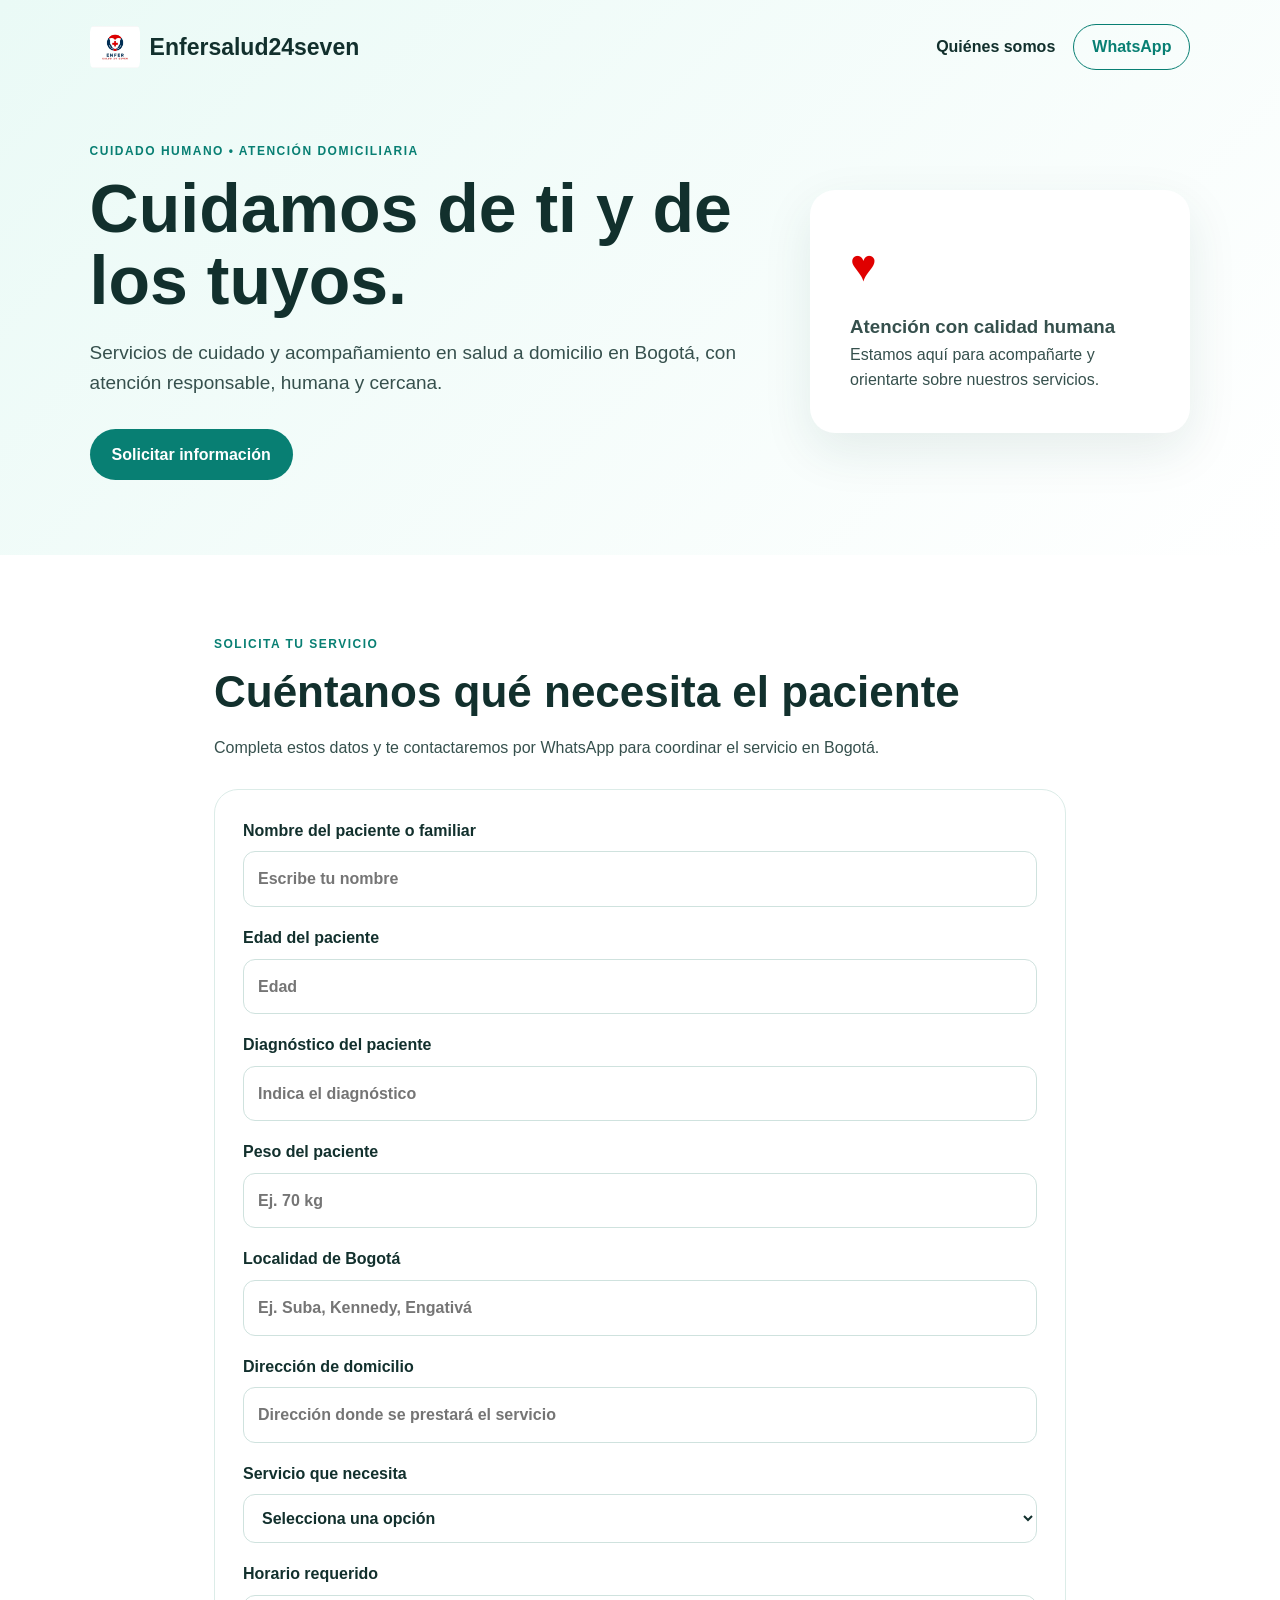
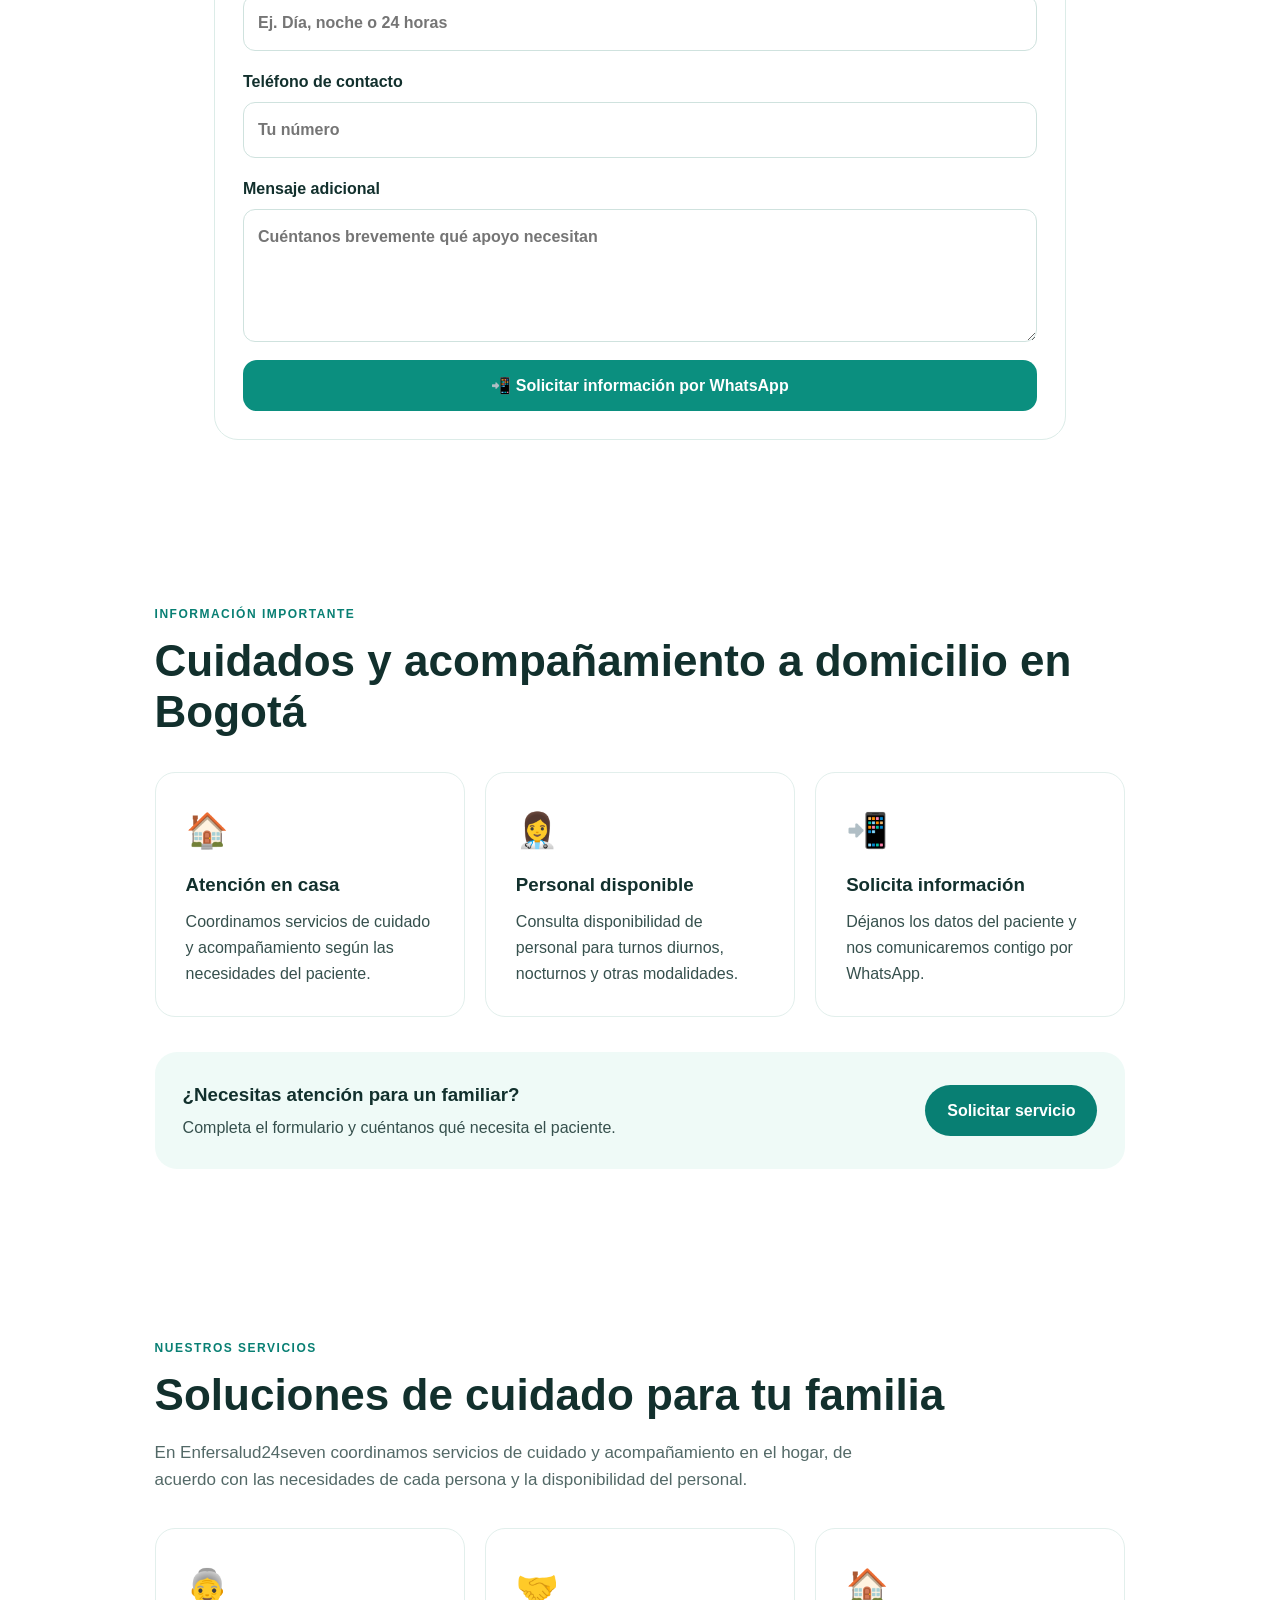
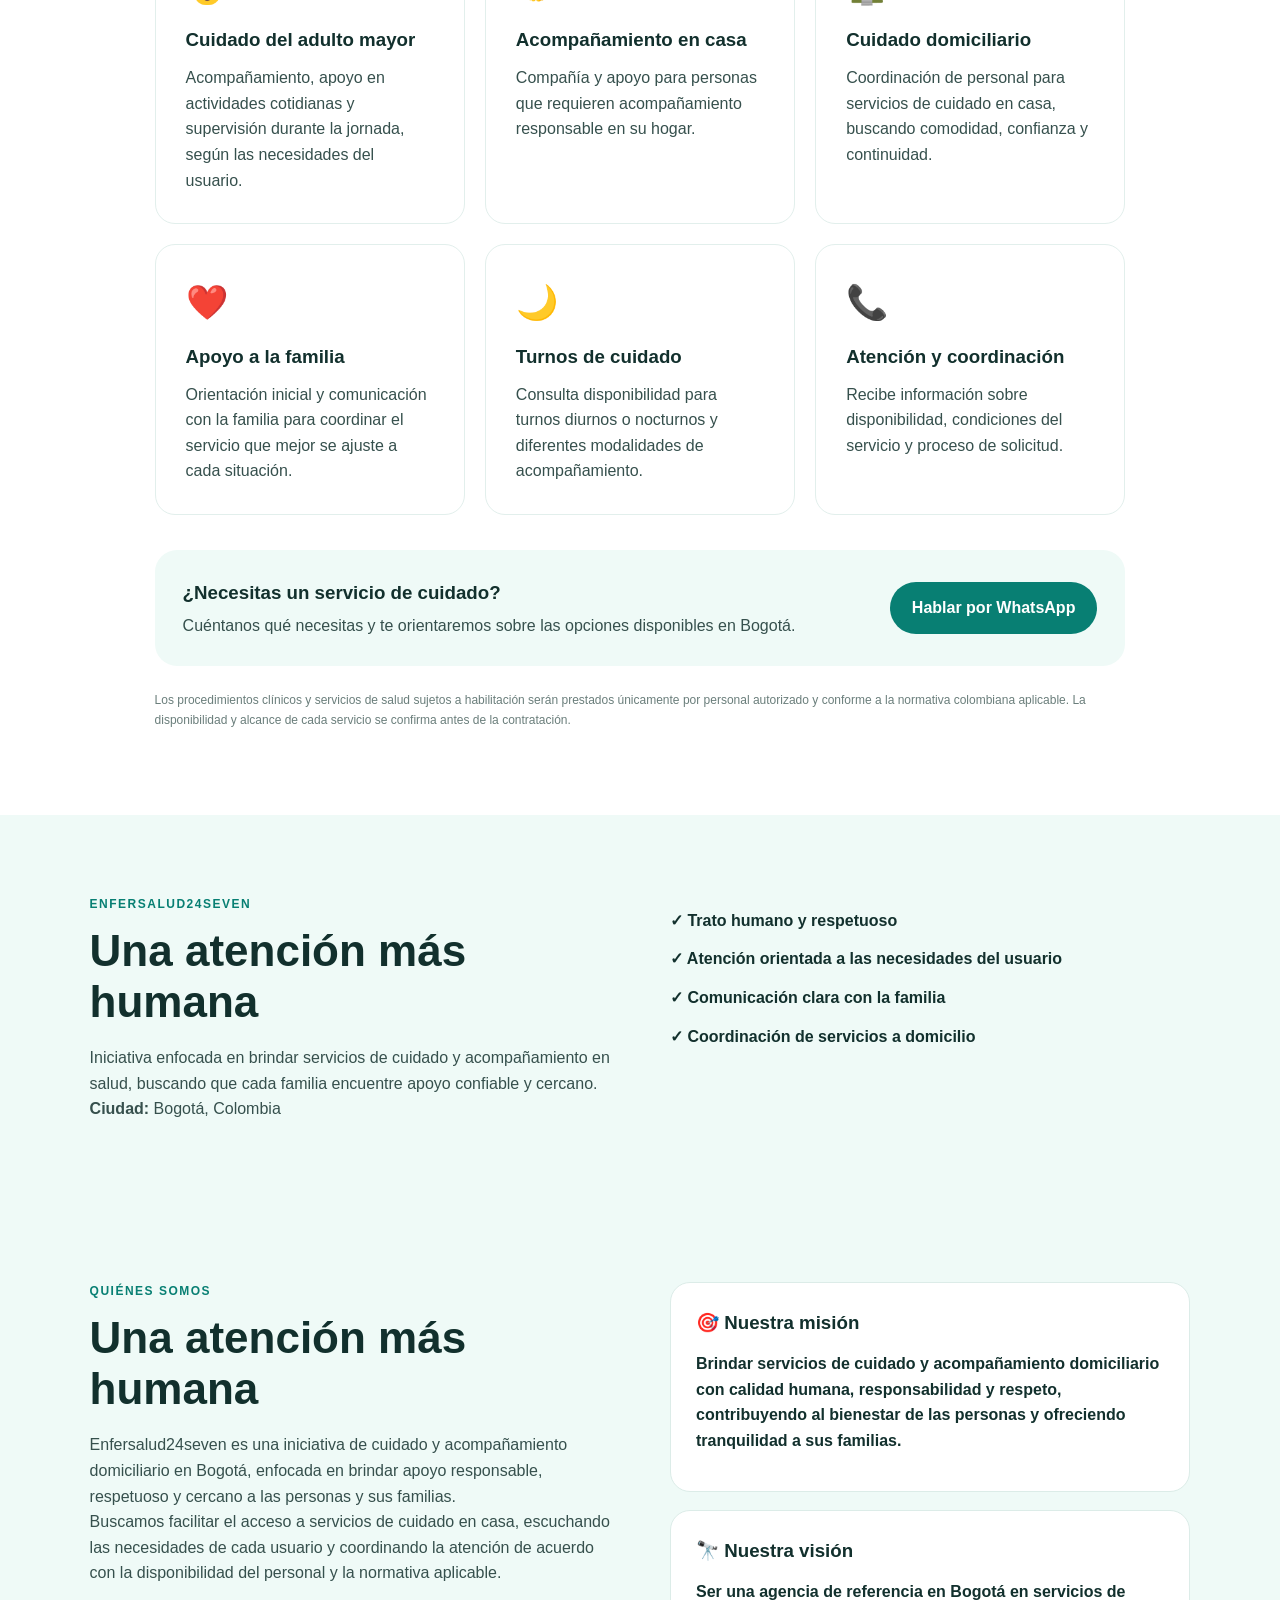
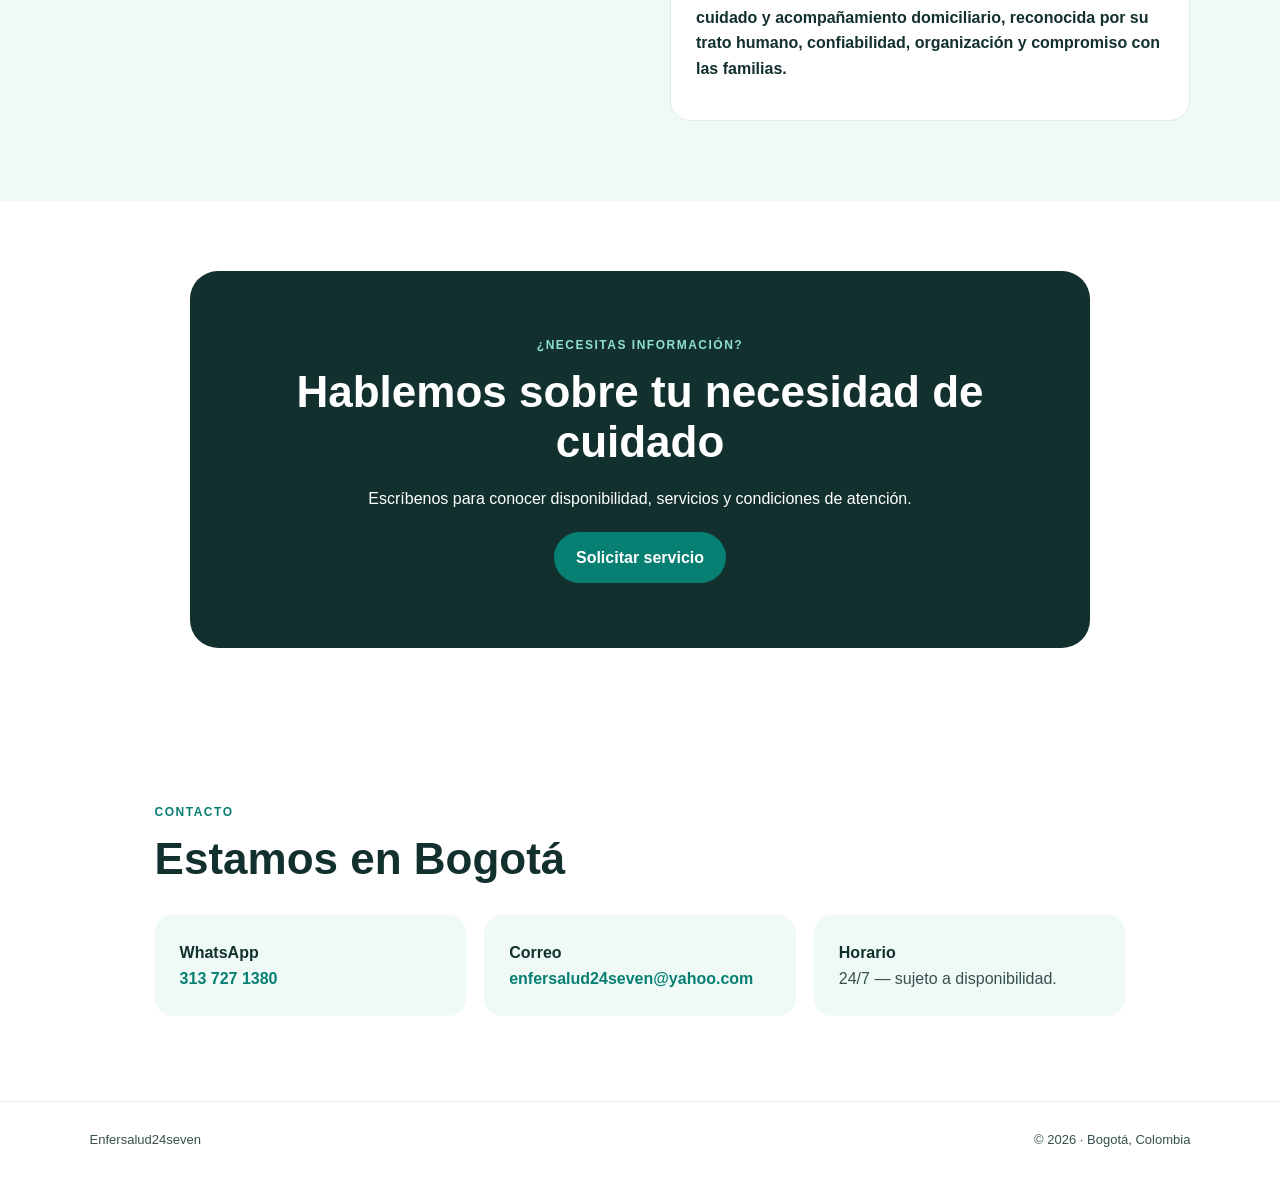
<file: index_Enfersalud24seven_INICIO_COMPLETO-13.html>
<!DOCTYPE html>
<html lang="es">
<head>
<meta charset="UTF-8">
<meta name="viewport" content="width=device-width, initial-scale=1.0">
<title>Enfersalud24seven | Bogotá</title>
<link rel="stylesheet" href="style.css">
</head>
<body>
<header class="hero">
<nav><div class="brand"><img src="logo.jpg" alt="Logo Enfersalud24seven"><span>Enfersalud24seven</span></div><div class="nav-links"><a href="#nosotros">Quiénes somos</a><a class="nav-btn" href="https://wa.me/573137271380">WhatsApp</a></div></nav>
<div class="hero-content"><div><p class="eyebrow">Cuidado humano • Atención domiciliaria</p><h1>Cuidamos de ti y de los tuyos.</h1><p class="lead">Servicios de cuidado y acompañamiento en salud a domicilio en Bogotá, con atención responsable, humana y cercana.</p><a class="btn primary" href="https://wa.me/573137271380?text=Hola%20Enfersalud24seven%2C%20quiero%20informaci%C3%B3n%20sobre%20sus%20servicios.">Solicitar información</a></div><div class="hero-card"><div class="heart">♥</div><h3>Atención con calidad humana</h3><p>Estamos aquí para acompañarte y orientarte sobre nuestros servicios.</p></div></div>
</header>
<section class="request-section top-request" id="solicitar"><p class="eyebrow">Solicita tu servicio</p><h2>Cuéntanos qué necesita el paciente</h2><p>Completa estos datos y te contactaremos por WhatsApp para coordinar el servicio en Bogotá.</p><form id="serviceForm" class="service-form"><label>Nombre del paciente o familiar<input type="text" id="nombre" required placeholder="Escribe tu nombre"></label><label>Edad del paciente<input type="number" id="edad" min="0" max="120" required placeholder="Edad"></label><label>Diagnóstico del paciente<input type="text" id="diagnostico" required placeholder="Indica el diagnóstico"></label><label>Peso del paciente<input type="text" id="peso" required placeholder="Ej. 70 kg"></label><label>Localidad de Bogotá<input type="text" id="localidad" required placeholder="Ej. Suba, Kennedy, Engativá"></label><label>Dirección de domicilio<input type="text" id="direccion" required placeholder="Dirección donde se prestará el servicio"></label><label>Servicio que necesita<select id="servicio" required><option value="">Selecciona una opción</option><option>Cuidado del adulto mayor</option><option>Acompañamiento en casa</option><option>Cuidado domiciliario</option><option>Turno de cuidado</option><option>Otro servicio</option></select></label><label>Horario requerido<input type="text" id="horario" required placeholder="Ej. Día, noche o 24 horas"></label><label>Teléfono de contacto<input type="tel" id="telefono" required placeholder="Tu número"></label><label>Mensaje adicional<textarea id="mensaje" rows="4" placeholder="Cuéntanos brevemente qué apoyo necesitan"></textarea></label><button type="submit" class="whatsapp-submit">📲 Solicitar información por WhatsApp</button></form></section>
<main>
<section class="section quick-info" id="informacion">
<p class="eyebrow">Información importante</p>
<h2>Cuidados y acompañamiento a domicilio en Bogotá</h2>
<div class="cards">
<article><div class="service-icon">🏠</div><h3>Atención en casa</h3><p>Coordinamos servicios de cuidado y acompañamiento según las necesidades del paciente.</p></article>
<article><div class="service-icon">👩‍⚕️</div><h3>Personal disponible</h3><p>Consulta disponibilidad de personal para turnos diurnos, nocturnos y otras modalidades.</p></article>
<article><div class="service-icon">📲</div><h3>Solicita información</h3><p>Déjanos los datos del paciente y nos comunicaremos contigo por WhatsApp.</p></article>
</div>
<div class="service-cta"><div><h3>¿Necesitas atención para un familiar?</h3><p>Completa el formulario y cuéntanos qué necesita el paciente.</p></div><a class="btn primary" href="#solicitar">Solicitar servicio</a></div>
</section>

<section class="section" id="servicios">
<p class="eyebrow">Nuestros servicios</p>
<h2>Soluciones de cuidado para tu familia</h2>
<p class="section-intro">En Enfersalud24seven coordinamos servicios de cuidado y acompañamiento en el hogar, de acuerdo con las necesidades de cada persona y la disponibilidad del personal.</p>
<div class="cards">
<article><div class="service-icon">👵</div><h3>Cuidado del adulto mayor</h3><p>Acompañamiento, apoyo en actividades cotidianas y supervisión durante la jornada, según las necesidades del usuario.</p></article>
<article><div class="service-icon">🤝</div><h3>Acompañamiento en casa</h3><p>Compañía y apoyo para personas que requieren acompañamiento responsable en su hogar.</p></article>
<article><div class="service-icon">🏠</div><h3>Cuidado domiciliario</h3><p>Coordinación de personal para servicios de cuidado en casa, buscando comodidad, confianza y continuidad.</p></article>
<article><div class="service-icon">❤️</div><h3>Apoyo a la familia</h3><p>Orientación inicial y comunicación con la familia para coordinar el servicio que mejor se ajuste a cada situación.</p></article>
<article><div class="service-icon">🌙</div><h3>Turnos de cuidado</h3><p>Consulta disponibilidad para turnos diurnos o nocturnos y diferentes modalidades de acompañamiento.</p></article>
<article><div class="service-icon">📞</div><h3>Atención y coordinación</h3><p>Recibe información sobre disponibilidad, condiciones del servicio y proceso de solicitud.</p></article>
</div>
<div class="service-cta">
<div><h3>¿Necesitas un servicio de cuidado?</h3><p>Cuéntanos qué necesitas y te orientaremos sobre las opciones disponibles en Bogotá.</p></div>
<a class="btn primary" href="https://wa.me/573137271380?text=Hola%20Enfersalud24seven%2C%20necesito%20informaci%C3%B3n%20sobre%20un%20servicio%20de%20cuidado%20en%20Bogot%C3%A1.">Hablar por WhatsApp</a>
</div>
<p class="notice">Los procedimientos clínicos y servicios de salud sujetos a habilitación serán prestados únicamente por personal autorizado y conforme a la normativa colombiana aplicable. La disponibilidad y alcance de cada servicio se confirma antes de la contratación.</p>
</section>
<section class="about"><div><p class="eyebrow">Enfersalud24seven</p><h2>Una atención más humana</h2><p>Iniciativa enfocada en brindar servicios de cuidado y acompañamiento en salud, buscando que cada familia encuentre apoyo confiable y cercano.</p><p><strong>Ciudad:</strong> Bogotá, Colombia</p></div><div><p>✓ Trato humano y respetuoso</p><p>✓ Atención orientada a las necesidades del usuario</p><p>✓ Comunicación clara con la familia</p><p>✓ Coordinación de servicios a domicilio</p></div></section>
<section class="about" id="nosotros">
<div>
<p class="eyebrow">Quiénes somos</p>
<h2>Una atención más humana</h2>
<p>Enfersalud24seven es una iniciativa de cuidado y acompañamiento domiciliario en Bogotá, enfocada en brindar apoyo responsable, respetuoso y cercano a las personas y sus familias.</p>
<p>Buscamos facilitar el acceso a servicios de cuidado en casa, escuchando las necesidades de cada usuario y coordinando la atención de acuerdo con la disponibilidad del personal y la normativa aplicable.</p>
</div>
<div class="mission-vision">
<div class="mv-card">
<h3>🎯 Nuestra misión</h3>
<p>Brindar servicios de cuidado y acompañamiento domiciliario con calidad humana, responsabilidad y respeto, contribuyendo al bienestar de las personas y ofreciendo tranquilidad a sus familias.</p>
</div>
<div class="mv-card">
<h3>🔭 Nuestra visión</h3>
<p>Ser una agencia de referencia en Bogotá en servicios de cuidado y acompañamiento domiciliario, reconocida por su trato humano, confiabilidad, organización y compromiso con las familias.</p>
</div>
</div>
</section>

<section class="cta"><p class="eyebrow">¿Necesitas información?</p><h2>Hablemos sobre tu necesidad de cuidado</h2><p>Escríbenos para conocer disponibilidad, servicios y condiciones de atención.</p><a class="btn primary" href="https://wa.me/573137271380?text=Hola%20Enfersalud24seven%2C%20quiero%20solicitar%20un%20servicio.">Solicitar servicio</a></section>
<section class="section contact"><p class="eyebrow">Contacto</p><h2>Estamos en Bogotá</h2><div class="contact-box"><div><strong>WhatsApp</strong><p><a href="https://wa.me/573137271380">313 727 1380</a></p></div><div><strong>Correo</strong><p><a href="mailto:enfersalud24seven@yahoo.com">enfersalud24seven@yahoo.com</a></p></div><div><strong>Horario</strong><p>24/7 — sujeto a disponibilidad.</p></div></div></section>
</main>
<footer><span>Enfersalud24seven</span><p>© 2026 · Bogotá, Colombia</p></footer>
<script>document.getElementById('serviceForm').addEventListener('submit',function(e){e.preventDefault();const get=id=>document.getElementById(id).value.trim();const texto=`Hola, Enfersalud24seven. Quiero solicitar información sobre un servicio de cuidado.

Nombre: ${get('nombre')}
Edad del paciente: ${get('edad')}
Diagnóstico del paciente: ${get('diagnostico')}
Peso: ${get('peso')}
Localidad: ${get('localidad')}
Dirección de domicilio: ${get('direccion')}
Servicio: ${get('servicio')}
Horario requerido: ${get('horario')}
Teléfono: ${get('telefono')}
Mensaje: ${get('mensaje')||'No especificado'}`;window.open('https://wa.me/573137271380?text='+encodeURIComponent(texto),'_blank');});</script>
</body></html>
</file>
<file: style.css>
*{box-sizing:border-box;margin:0;padding:0}body{font-family:Arial,Helvetica,sans-serif;color:#36504d;line-height:1.6}a{text-decoration:none}.hero{background:linear-gradient(135deg,#eafaf6,#fff);padding:22px 7% 75px}nav{max-width:1150px;margin:auto;display:flex;justify-content:space-between;align-items:center}.brand{display:flex;align-items:center;gap:10px;font-size:23px;font-weight:800;color:#12302d}.brand img{width:50px;height:50px;object-fit:contain;border-radius:10px}.nav-btn{border:1px solid #087f73;color:#087f73;padding:9px 18px;border-radius:25px;font-weight:700}.hero-content{max-width:1150px;margin:70px auto 0;display:grid;grid-template-columns:1.4fr .8fr;gap:55px;align-items:center}.eyebrow{text-transform:uppercase;letter-spacing:1.5px;font-size:12px;font-weight:800;color:#087f73;margin-bottom:12px}h1{font-size:clamp(42px,6vw,68px);line-height:1.05;color:#12302d;margin-bottom:22px}h2{font-size:clamp(30px,4vw,44px);line-height:1.15;color:#12302d;margin-bottom:18px}.lead{font-size:19px;max-width:650px;margin-bottom:30px}.btn{display:inline-block;padding:13px 22px;border-radius:28px;font-weight:800}.primary{background:#087f73;color:white}.hero-card{background:white;border-radius:25px;padding:40px;box-shadow:0 18px 50px #174d4518}.heart{font-size:45px;color:#e00000;margin-bottom:10px}.section{max-width:1150px;margin:auto;padding:85px 7%}.cards{display:grid;grid-template-columns:repeat(3,1fr);gap:20px;margin-top:35px}.cards article{padding:30px;border:1px solid #e2efec;border-radius:20px}.cards h3{color:#12302d;margin-bottom:10px}.notice{font-size:12px;margin-top:25px;color:#6a7e7b}.about{background:#effaf7;padding:80px 7%;display:grid;grid-template-columns:1fr 1fr;gap:60px}.about div:last-child{font-weight:700;color:#12302d}.about div:last-child p{margin:13px 0}.cta{margin:70px auto;max-width:900px;text-align:center;padding:65px 25px;background:#12302d;color:white;border-radius:28px}.cta h2{color:white}.cta .eyebrow{color:#8fe0d3}.cta .primary{margin-top:20px}.contact-box{display:grid;grid-template-columns:repeat(3,1fr);gap:18px;margin-top:30px}.contact-box>div{padding:25px;border-radius:18px;background:#effaf7}.contact-box strong{color:#12302d}.contact-box a{color:#087f73;font-weight:700}footer{padding:28px 7%;display:flex;justify-content:space-between;border-top:1px solid #e5efed;font-size:13px}@media(max-width:750px){.hero-content,.about{grid-template-columns:1fr}.hero-card{display:none}.cards,.contact-box{grid-template-columns:1fr}footer{flex-direction:column;gap:8px}}
.section-intro{max-width:760px;font-size:17px;margin:0 0 28px;color:#536967}
.service-icon{font-size:34px;margin-bottom:12px}
.service-cta{margin-top:35px;padding:28px;border-radius:22px;background:#effaf7;display:flex;justify-content:space-between;align-items:center;gap:25px}
.service-cta h3{color:#12302d;margin-bottom:5px}
.service-cta p{margin:0}
@media(max-width:750px){.service-cta{flex-direction:column;align-items:flex-start}.service-cta .btn{width:100%;text-align:center}}

.nav-links{display:flex;align-items:center;gap:18px}
.nav-links>a:first-child{color:#12302d;font-weight:700}
.mission-vision{display:grid;gap:18px}
.mv-card{background:white;border:1px solid #dcece8;border-radius:20px;padding:25px}
.mv-card h3{color:#12302d;margin-bottom:8px}
.mv-card p{margin:0}
@media(max-width:750px){.nav-links>a:first-child{display:none}}

.request-section{padding:80px 24px;max-width:900px;margin:0 auto}
.service-form{display:grid;gap:18px;background:white;border:1px solid #dcece8;border-radius:24px;padding:28px;margin-top:28px}
.service-form label{display:grid;gap:8px;font-weight:700;color:#12302d}
.service-form input,.service-form select,.service-form textarea{width:100%;box-sizing:border-box;border:1px solid #cfe2de;border-radius:12px;padding:14px;font:inherit;color:#12302d;background:#fff}
.service-form textarea{resize:vertical}
.whatsapp-submit{border:0;border-radius:14px;padding:16px 20px;background:#0b8f7f;color:white;font-size:16px;font-weight:800;cursor:pointer}
.whatsapp-submit:hover{opacity:.92}
@media(max-width:750px){.request-section{padding:60px 24px}}
</file>
